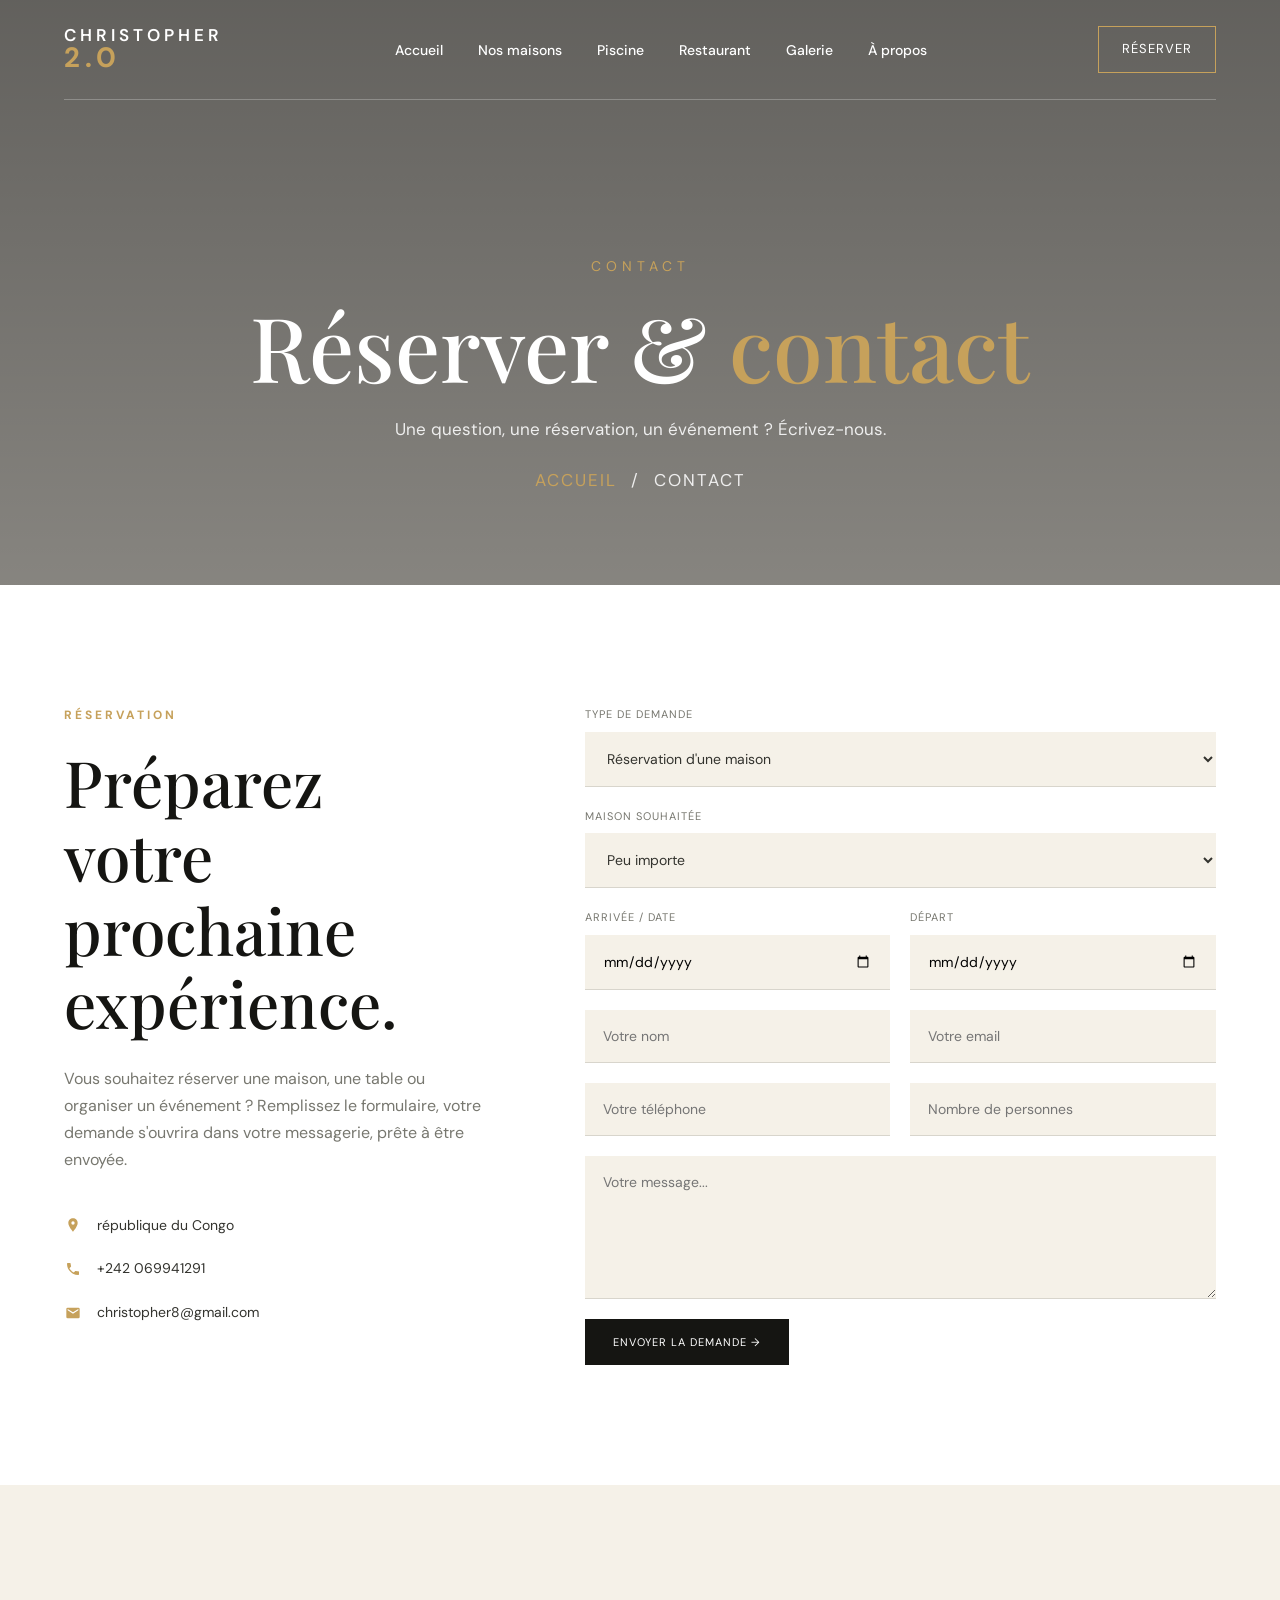
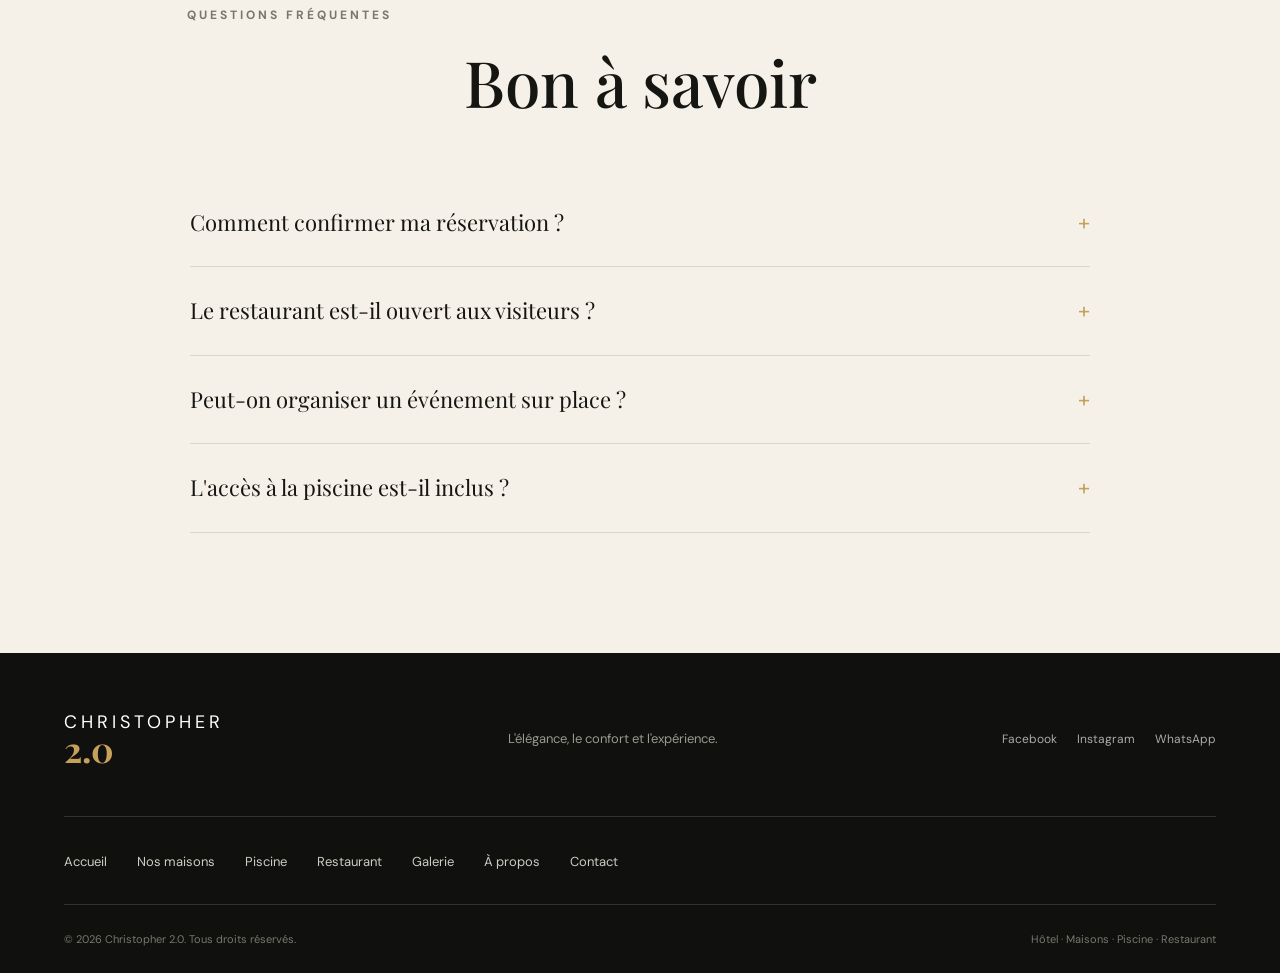
<file: contact.html>
<!doctype html>
<html lang="fr">
  <head>
    <meta charset="UTF-8" />
    <meta name="viewport" content="width=device-width, initial-scale=1.0" />
    <meta name="description" content="Christopher 2.0 - Réservez une maison, une table ou un événement et contactez-nous." />
    <title>Réserver & contact | Christopher 2.0</title>
    <link rel="stylesheet" href="style.css" />
    <!-- Police Google -->
    <link rel="preconnect" href="https://fonts.googleapis.com" />
    <link rel="preconnect" href="https://fonts.gstatic.com" crossorigin />
    <link
      href="https://fonts.googleapis.com/css2?family=DM+Sans:wght@400;500;600;700&family=Playfair+Display:wght@500;600;700&display=swap"
      rel="stylesheet"
    />
  </head>
  <body>
    <!-- ========================= NAVIGATION ========================== -->
    <header class="header">
      <nav class="navbar">
        <a href="index.html" class="logo">
          <span>CHRISTOPHER</span> <strong>2.0</strong>
        </a>
        <ul class="nav-links">
          <li><a href="index.html">Accueil</a></li>
          <li><a href="maisons.html">Nos maisons</a></li>
          <li><a href="piscine.html">Piscine</a></li>
          <li><a href="restaurant.html">Restaurant</a></li>
          <li><a href="galerie.html">Galerie</a></li>
          <li><a href="a-propos.html">À propos</a></li>
        </ul>
        <div class="nav-actions">
          <a href="contact.html" class="nav-button"> Réserver </a>
          <button class="menu-toggle" aria-label="Ouvrir le menu" aria-expanded="false">
            <span></span><span></span>
          </button>
        </div>
      </nav>
    </header>
    <main>
      <!-- ========================= EN-TÊTE DE PAGE ========================== -->
      <section class="page-hero" style="background-image: url('https://images.unsplash.com/photo-1520250497591-112f2f40a3f4?auto=format&fit=crop&w=2000&q=85')">
        <div class="hero-overlay"></div>
        <div class="page-hero-content">
          <p class="small-title">CONTACT</p>
          <h1>Réserver &amp; <span>contact</span></h1>
          <p>Une question, une réservation, un événement ? Écrivez-nous.</p>
          <p class="breadcrumb"><a href="index.html">Accueil</a> &nbsp;/&nbsp; Contact</p>
        </div>
      </section>
      <!-- ========================= RÉSERVATION ========================== -->
      <section class="contact section">
        <div class="contact-container">
          <div class="contact-info">
            <p class="section-label">RÉSERVATION</p>
            <h2>
              Préparez votre<br />
              prochaine expérience.
            </h2>
            <p>
              Vous souhaitez réserver une maison, une table ou organiser un
              événement ? Remplissez le formulaire, votre demande s'ouvrira
              dans votre messagerie, prête à être envoyée.
            </p>
            <div class="contact-details">
              <div>
                <span>
                  <svg viewBox="0 0 24 24" width="16" height="16" fill="currentColor" aria-hidden="true">
                    <path d="M12 2C8.13 2 5 5.13 5 9c0 5.25 7 13 7 13s7-7.75 7-13c0-3.87-3.13-7-7-7zm0 9.5A2.5 2.5 0 1 1 12 6.5a2.5 2.5 0 0 1 0 5z" />
                  </svg>
                </span>
                <p>république du Congo</p>
              </div>
              <div>
                <span>
                  <svg viewBox="0 0 24 24" width="16" height="16" fill="currentColor" aria-hidden="true">
                    <path d="M6.62 10.79a15.05 15.05 0 0 0 6.59 6.59l2.2-2.2a1 1 0 0 1 1.02-.24c1.12.37 2.33.57 3.57.57a1 1 0 0 1 1 1V20a1 1 0 0 1-1 1C10.61 21 3 13.39 3 4a1 1 0 0 1 1-1h3.5a1 1 0 0 1 1 1c0 1.25.2 2.45.57 3.57a1 1 0 0 1-.25 1.02l-2.2 2.2z" />
                  </svg>
                </span>
                <p><a href="tel:+242069941291">+242 069941291</a></p>
              </div>
              <div>
                <span>
                  <svg viewBox="0 0 24 24" width="16" height="16" fill="currentColor" aria-hidden="true">
                    <path d="M20 4H4a2 2 0 0 0-2 2v12a2 2 0 0 0 2 2h16a2 2 0 0 0 2-2V6a2 2 0 0 0-2-2zm0 4-8 5-8-5V6l8 5 8-5v2z" />
                  </svg>
                </span>
                <p><a href="mailto:christopher8@gmail.com">christopher8@gmail.com</a></p>
              </div>
            </div>
          </div>
          <form class="contact-form">
            <label>
              Type de demande
              <select name="objet" data-label="Type de demande">
                <option value="Réservation d'une maison">Réservation d'une maison</option>
                <option value="Réservation au restaurant" data-type="restaurant">Réservation au restaurant</option>
                <option value="Organisation d'un événement" data-type="evenement">Organisation d'un événement</option>
                <option value="Demande d'information">Demande d'information</option>
              </select>
            </label>
            <label>
              Maison souhaitée
              <select name="maison" data-label="Maison">
                <option value="">Peu importe</option>
                <option value="Maison Christopher" data-id="maison-christopher">Maison Christopher</option>
                <option value="Maison Prestige" data-id="maison-prestige">Maison Prestige</option>
                <option value="Villa Christopher" data-id="villa-christopher">Villa Christopher</option>
              </select>
            </label>
            <div class="form-row">
              <label>
                Arrivée / date
                <input type="date" name="arrivee" data-label="Arrivée" />
              </label>
              <label>
                Départ
                <input type="date" name="depart" data-label="Départ" />
              </label>
            </div>
            <div class="form-row">
              <input type="text" name="nom" placeholder="Votre nom" required />
              <input type="email" name="email" placeholder="Votre email" required />
            </div>
            <div class="form-row">
              <input type="tel" name="telephone" placeholder="Votre téléphone" />
              <input type="number" name="personnes" min="1" placeholder="Nombre de personnes" />
            </div>
            <textarea rows="6" name="message" placeholder="Votre message..." required></textarea>
            <button type="submit">Envoyer la demande →</button>
          </form>
        </div>
      </section>
      <!-- ========================= FAQ ========================== -->
      <section class="section faq">
        <div class="section-header centered">
          <p class="section-label">QUESTIONS FRÉQUENTES</p>
          <h2>Bon à savoir</h2>
        </div>
        <div class="faq-list">
          <details>
            <summary>Comment confirmer ma réservation ?</summary>
            <p>Après réception de votre demande, notre équipe vous recontacte par téléphone ou par email pour confirmer les disponibilités, le tarif et les modalités de paiement.</p>
          </details>
          <details>
            <summary>Le restaurant est-il ouvert aux visiteurs ?</summary>
            <p>Oui, le restaurant accueille aussi bien les résidents que les visiteurs extérieurs. La réservation est conseillée le week-end.</p>
          </details>
          <details>
            <summary>Peut-on organiser un événement sur place ?</summary>
            <p>Anniversaires, mariages, réunions de famille ou séminaires : l'espace piscine et le restaurant peuvent être privatisés. Décrivez votre projet dans le formulaire pour recevoir une proposition.</p>
          </details>
          <details>
            <summary>L'accès à la piscine est-il inclus ?</summary>
            <p>L'accès à la piscine est inclus pour les résidents des maisons. Les visiteurs peuvent y accéder sur réservation.</p>
          </details>
        </div>
      </section>
    </main>
    <!-- ========================= FOOTER ========================== -->
    <footer class="footer">
      <div class="footer-top">
        <div class="footer-logo">
          <span>CHRISTOPHER</span> <strong>2.0</strong>
        </div>
        <p>L'élégance, le confort et l'expérience.</p>
        <div class="socials">
          <a href="#">Facebook</a> <a href="#">Instagram</a>
          <a href="#">WhatsApp</a>
        </div>
      </div>
      <ul class="footer-links">
        <li><a href="index.html">Accueil</a></li>
        <li><a href="maisons.html">Nos maisons</a></li>
        <li><a href="piscine.html">Piscine</a></li>
        <li><a href="restaurant.html">Restaurant</a></li>
        <li><a href="galerie.html">Galerie</a></li>
        <li><a href="a-propos.html">À propos</a></li>
        <li><a href="contact.html">Contact</a></li>
      </ul>
      <div class="footer-bottom">
        <p>© 2026 Christopher 2.0. Tous droits réservés.</p>
        <p>Hôtel · Maisons · Piscine · Restaurant</p>
      </div>
    </footer>
    <script src="script.js"></script>
  </body>
</html>
</file>
<file: style.css>
/* ================================================== CHRISTOPHER 2.0 STYLE CSS ================================================== */ /* ========================= VARIABLES ========================= */
:root {
  --dark: #151512;
  --dark-light: #25251f;
  --gold: #c6a15b;
  --cream: #f5f1e8;
  --white: #ffffff;
  --text: #33332e;
  --gray: #77776f;
  --title-font: "Playfair Display", serif;
  --body-font: "DM Sans", sans-serif;
} /* ========================= RESET ========================= */
* {
  margin: 0;
  padding: 0;
  box-sizing: border-box;
}
html {
  scroll-behavior: smooth;
}
body {
  font-family: var(--body-font);
  color: var(--text);
  background: var(--cream);
  line-height: 1.7;
}
img {
  width: 100%;
  display: block;
}
a {
  text-decoration: none;
  color: inherit;
}
button,
input,
textarea {
  font-family: inherit;
} /* ========================= HEADER ========================= */
.header {
  position: absolute;
  width: 100%;
  top: 0;
  left: 0;
  z-index: 100;
}
.navbar {
  width: 90%;
  max-width: 1400px;
  margin: auto;
  min-height: 100px;
  display: flex;
  align-items: center;
  justify-content: space-between;
  border-bottom: 1px solid rgba(255, 255, 255, 0.25);
} /* LOGO */
.logo {
  color: white;
  display: flex;
  flex-direction: column;
  line-height: 1;
}
.logo span {
  font-size: 17px;
  letter-spacing: 4px;
  font-weight: 600;
}
.logo strong {
  color: var(--gold);
  font-size: 28px;
  letter-spacing: 5px;
} /* MENU */
.nav-links {
  display: flex;
  list-style: none;
  gap: 35px;
}
.nav-links a {
  color: white;
  font-size: 14px;
  font-weight: 500;
  transition: 0.3s;
}
.nav-links a:hover {
  color: var(--gold);
} /* BOUTON NAV */
.nav-button {
  border: 1px solid var(--gold);
  color: white;
  padding: 11px 23px;
  font-size: 13px;
  text-transform: uppercase;
  letter-spacing: 1px;
  transition: 0.3s;
}
.nav-button:hover {
  background: var(--gold);
  color: var(--dark);
} /* ========================= HERO ========================= */
.hero {
  min-height: 100vh;
  position: relative;
  background-image: url("https://images.unsplash.com/photo-1566073771259-6a8506099945?auto=format&fit=crop&w=2000&q=90");
  background-size: cover;
  background-position: center;
  display: flex;
  align-items: center;
  justify-content: center;
  text-align: center;
  color: white;
}
.hero-overlay {
  position: absolute;
  inset: 0;
  background: linear-gradient(rgba(0, 0, 0, 0.55), rgba(0, 0, 0, 0.35));
}
.hero-content {
  position: relative;
  z-index: 2;
  max-width: 900px;
  padding: 30px;
}
.small-title {
  color: var(--gold);
  font-size: 14px;
  letter-spacing: 5px;
  margin-bottom: 20px;
}
.hero h1 {
  font-family: var(--title-font);
  font-size: clamp(60px, 9vw, 120px);
  font-weight: 500;
  line-height: 1;
}
.hero h1 span {
  color: var(--gold);
}
.hero-description {
  max-width: 650px;
  margin: 30px auto;
  font-size: 18px;
  color: #eeeeee;
}
.hero-buttons {
  display: flex;
  justify-content: center;
  gap: 15px;
  margin-top: 35px;
} /* BOUTONS */
.primary-button,
.secondary-button {
  display: inline-block;
  padding: 14px 30px;
  text-transform: uppercase;
  letter-spacing: 1px;
  font-size: 12px;
  transition: 0.3s;
}
.primary-button {
  background: var(--gold);
  color: var(--dark);
}
.primary-button:hover {
  background: white;
  transform: translateY(-3px);
}
.secondary-button {
  border: 1px solid white;
  color: white;
}
.secondary-button:hover {
  background: white;
  color: var(--dark);
}
.scroll {
  position: absolute;
  bottom: 30px;
  left: 50%;
  transform: translateX(-50%);
  color: white;
  font-size: 12px;
  letter-spacing: 2px;
} /* ========================= INTRO ========================= */
.intro {
  max-width: 1250px;
  margin: auto;
  padding: 130px 30px;
  display: grid;
  grid-template-columns: 1fr 1fr;
  gap: 80px;
  align-items: center;
}
.section-label {
  color: var(--gold);
  font-size: 12px;
  font-weight: 700;
  letter-spacing: 3px;
  margin-bottom: 20px;
}
.intro h2,
.section h2,
.about h2,
.contact h2 {
  font-family: var(--title-font);
  font-size: clamp(40px, 5vw, 65px);
  line-height: 1.15;
  color: var(--dark);
  font-weight: 500;
}
.intro-text > p:not(.section-label) {
  color: var(--gray);
  margin-top: 20px;
}
.text-link {
  display: inline-block;
  margin-top: 25px;
  color: var(--dark);
  font-weight: 600;
  border-bottom: 1px solid var(--gold);
  padding-bottom: 5px;
}
.intro-image {
  position: relative;
}
.intro-image img {
  height: 600px;
  object-fit: cover;
}
.experience-box {
  position: absolute;
  bottom: -30px;
  left: -30px;
  width: 220px;
  background: var(--dark);
  color: white;
  padding: 25px;
  display: flex;
  flex-direction: column;
}
.experience-box strong {
  color: var(--gold);
  font-family: var(--title-font);
  font-size: 50px;
  line-height: 1;
}
.experience-box span {
  margin-top: 10px;
  font-size: 12px;
} /* ========================= SECTIONS ========================= */
.section {
  padding: 120px 5%;
}
.houses {
  background: white;
}
.section-header {
  max-width: 1200px;
  margin: auto auto 60px;
  display: flex;
  justify-content: space-between;
  align-items: end;
  gap: 50px;
}
.section-header > p {
  max-width: 450px;
  color: var(--gray);
} /* ========================= CARDS ========================= */
.cards {
  max-width: 1250px;
  margin: auto;
  display: grid;
  grid-template-columns: repeat(3, 1fr);
  gap: 25px;
}
.card {
  background: var(--cream);
  overflow: hidden;
  transition: 0.4s;
}
.card:hover {
  transform: translateY(-10px);
}
.card-image {
  height: 350px;
  position: relative;
  overflow: hidden;
}
.card-image img {
  height: 100%;
  object-fit: cover;
  transition: 0.5s;
}
.card:hover .card-image img {
  transform: scale(1.05);
}
.card-tag {
  position: absolute;
  top: 20px;
  left: 20px;
  background: var(--gold);
  color: var(--dark);
  padding: 7px 13px;
  font-size: 10px;
  letter-spacing: 2px;
  font-weight: bold;
}
.card-content {
  padding: 30px;
}
.card-number {
  color: var(--gold);
  font-size: 12px;
  font-weight: bold;
}
.card h3 {
  font-family: var(--title-font);
  font-size: 30px;
  color: var(--dark);
  margin: 5px 0 10px;
}
.card-content p:not(.card-number) {
  color: var(--gray);
  font-size: 14px;
}
.card-content a {
  display: inline-block;
  margin-top: 20px;
  font-weight: 600;
  font-size: 13px;
  border-bottom: 1px solid var(--gold);
} /* ========================= PISCINE ========================= */
.feature {
  display: grid;
  grid-template-columns: 1.2fr 0.8fr;
  background: var(--dark);
  color: white;
}
.feature-image {
  min-height: 650px;
}
.feature-image img {
  height: 100%;
  object-fit: cover;
}
.feature-content {
  padding: 80px;
  display: flex;
  flex-direction: column;
  justify-content: center;
}
.feature-content h2 {
  font-family: var(--title-font);
  font-size: clamp(40px, 5vw, 65px);
  line-height: 1.15;
  font-weight: 500;
  margin-bottom: 25px;
}
.feature-content > p:not(.section-label) {
  color: #c8c8c1;
}
.features-list {
  list-style: none;
  margin: 30px 0;
  display: grid;
  grid-template-columns: 1fr 1fr;
  gap: 12px;
  color: #eeeeee;
}
.feature .primary-button {
  width: fit-content;
} /* ========================= RESTAURANT ========================= */
.restaurant {
  background: var(--cream);
}
.centered {
  display: block;
  text-align: center;
}
.centered > p:last-child {
  margin: 20px auto 0;
}
.restaurant-grid {
  max-width: 1250px;
  margin: 60px auto 0;
  display: grid;
  grid-template-columns: 1.3fr 0.7fr;
  gap: 25px;
}
.restaurant-main {
  position: relative;
  min-height: 650px;
  overflow: hidden;
}
.restaurant-main img {
  height: 100%;
  object-fit: cover;
}
.restaurant-overlay {
  position: absolute;
  left: 0;
  bottom: 0;
  width: 100%;
  padding: 40px;
  color: white;
  background: linear-gradient(transparent, rgba(0, 0, 0, 0.85));
}
.restaurant-overlay span {
  color: var(--gold);
  font-size: 11px;
  letter-spacing: 3px;
}
.restaurant-overlay h3 {
  font-family: var(--title-font);
  font-size: 42px;
  font-weight: 500;
}
.restaurant-side {
  display: grid;
  grid-template-rows: 1fr 1fr;
  background: white;
}
.restaurant-side img {
  height: 100%;
  object-fit: cover;
}
.restaurant-text {
  padding: 40px;
}
.restaurant-text h3 {
  font-family: var(--title-font);
  font-size: 35px;
  line-height: 1.2;
  margin-bottom: 15px;
}
.restaurant-text p:not(.section-label) {
  color: var(--gray);
  font-size: 14px;
} /* ========================= ABOUT ========================= */
.about {
  background: var(--dark);
  padding: 140px 30px;
  color: white;
  text-align: center;
}
.about-inner {
  max-width: 850px;
  margin: auto;
}
.about h2 {
  color: white;
}
.about-inner > p:not(.section-label) {
  color: #bcbcb5;
  margin: 30px auto;
  max-width: 700px;
}
.stats {
  display: grid;
  grid-template-columns: repeat(4, 1fr);
  border-top: 1px solid #414139;
  margin-top: 60px;
}
.stats div {
  padding: 30px 15px;
  border-right: 1px solid #414139;
  display: flex;
  flex-direction: column;
}
.stats div:last-child {
  border-right: none;
}
.stats strong {
  color: var(--gold);
  font-family: var(--title-font);
  font-size: 35px;
}
.stats span {
  font-size: 12px;
  text-transform: uppercase;
  letter-spacing: 1px;
} /* ========================= CONTACT ========================= */
.contact {
  background: white;
}
.contact-container {
  max-width: 1200px;
  margin: auto;
  display: grid;
  grid-template-columns: 0.8fr 1.2fr;
  gap: 100px;
}
.contact-info > p:not(.section-label) {
  color: var(--gray);
  margin: 25px 0;
  max-width: 450px;
}
.contact-details {
  margin-top: 40px;
}
.contact-details div {
  display: flex;
  align-items: center;
  gap: 15px;
  margin-bottom: 20px;
}
.contact-details span {
  color: var(--gold);
  flex-shrink: 0;
  width: 18px;
  display: flex;
  justify-content: center;
}
.contact-details p {
  font-size: 14px;
} /* FORMULAIRE */
.contact-form {
  display: flex;
  flex-direction: column;
  gap: 20px;
}
.form-row {
  display: grid;
  grid-template-columns: 1fr 1fr;
  gap: 20px;
}
.contact-form input,
.contact-form textarea {
  width: 100%;
  padding: 17px 18px;
  border: none;
  border-bottom: 1px solid #d8d5cc;
  background: var(--cream);
  outline: none;
  font-size: 14px;
  resize: vertical;
}
.contact-form input:focus,
.contact-form textarea:focus {
  border-bottom-color: var(--gold);
}
.contact-form button {
  align-self: flex-start;
  padding: 16px 28px;
  background: var(--dark);
  color: white;
  border: none;
  cursor: pointer;
  text-transform: uppercase;
  letter-spacing: 1px;
  font-size: 11px;
  transition: 0.3s;
}
.contact-form button:hover {
  background: var(--gold);
  color: var(--dark);
} /* ========================= FOOTER ========================= */
.footer {
  background: #10100e;
  color: white;
  padding: 60px 5% 25px;
}
.footer-top {
  max-width: 1300px;
  margin: auto;
  display: flex;
  justify-content: space-between;
  align-items: center;
  gap: 30px;
  padding-bottom: 50px;
  border-bottom: 1px solid #33332e;
}
.footer-logo {
  display: flex;
  flex-direction: column;
  line-height: 1;
}
.footer-logo span {
  font-size: 18px;
  letter-spacing: 4px;
}
.footer-logo strong {
  color: var(--gold);
  font-family: var(--title-font);
  font-size: 35px;
}
.footer-top > p {
  color: #999990;
  font-size: 13px;
}
.socials {
  display: flex;
  gap: 20px;
}
.socials a {
  color: #aaa;
  font-size: 12px;
  transition: 0.3s;
}
.socials a:hover {
  color: var(--gold);
}
.footer-bottom {
  max-width: 1300px;
  margin: auto;
  padding-top: 25px;
  display: flex;
  justify-content: space-between;
  color: #77776f;
  font-size: 11px;
} /* ========================= RESPONSIVE TABLETTE ========================= */
@media (max-width: 950px) {
  .nav-links {
    gap: 15px;
  }
  .navbar {
    width: 94%;
  }
  .intro {
    grid-template-columns: 1fr;
    gap: 50px;
  }
  .cards {
    grid-template-columns: 1fr 1fr;
  }
  .feature {
    grid-template-columns: 1fr;
  }
  .feature-image {
    min-height: 500px;
  }
  .restaurant-grid {
    grid-template-columns: 1fr;
  }
  .contact-container {
    grid-template-columns: 1fr;
    gap: 50px;
  }
} /* ========================= RESPONSIVE MOBILE ========================= */
@media (max-width: 700px) {
  .navbar {
    min-height: 80px;
  }
  .nav-links {
    display: none;
  }
  .logo span {
    font-size: 14px;
  }
  .logo strong {
    font-size: 22px;
  }
  .nav-button {
    padding: 9px 15px;
  }
  .hero h1 {
    font-size: 58px;
  }
  .hero-description {
    font-size: 15px;
  }
  .hero-buttons {
    flex-direction: column;
  }
  .hero-buttons a {
    width: 100%;
  }
  .intro {
    padding: 90px 20px;
  }
  .intro-image img {
    height: 450px;
  }
  .experience-box {
    left: 10px;
    bottom: -25px;
  }
  .section {
    padding: 90px 20px;
  }
  .section-header {
    display: block;
  }
  .section-header > p {
    margin-top: 20px;
  }
  .cards {
    grid-template-columns: 1fr;
  }
  .card-image {
    height: 300px;
  }
  .feature-content {
    padding: 70px 25px;
  }
  .feature-image {
    min-height: 400px;
  }
  .features-list {
    grid-template-columns: 1fr;
  }
  .restaurant-main {
    min-height: 450px;
  }
  .restaurant-overlay h3 {
    font-size: 32px;
  }
  .restaurant-side {
    grid-template-rows: 300px auto;
  }
  .about {
    padding: 90px 20px;
  }
  .stats {
    grid-template-columns: 1fr 1fr;
  }
  .stats div:nth-child(2) {
    border-right: none;
  }
  .contact {
    padding: 90px 20px;
  }
  .form-row {
    grid-template-columns: 1fr;
  }
  .footer-top {
    flex-direction: column;
    align-items: flex-start;
  }
  .footer-bottom {
    flex-direction: column;
    gap: 10px;
  }
}

/* ==================================================
   PAGES INTÉRIEURES
   ================================================== */

/* ========================= NAVIGATION (ACTIF + MOBILE) ========================= */
.nav-links a.active {
  color: var(--gold);
}
.menu-toggle {
  display: none;
  background: none;
  border: none;
  cursor: pointer;
  width: 40px;
  height: 40px;
  padding: 8px;
  flex-direction: column;
  justify-content: center;
  gap: 6px;
}
.menu-toggle span {
  display: block;
  height: 1px;
  width: 100%;
  background: white;
  transition: 0.3s;
}
.menu-toggle[aria-expanded="true"] span:first-child {
  transform: translateY(3.5px) rotate(45deg);
}
.menu-toggle[aria-expanded="true"] span:last-child {
  transform: translateY(-3.5px) rotate(-45deg);
}
.nav-actions {
  display: flex;
  align-items: center;
  gap: 12px;
}

/* ========================= EN-TÊTE DE PAGE ========================= */
.page-hero {
  position: relative;
  min-height: 65vh;
  display: flex;
  align-items: flex-end;
  justify-content: center;
  text-align: center;
  color: white;
  background-size: cover;
  background-position: center;
  padding: 160px 30px 90px;
}
.page-hero .hero-overlay {
  background: linear-gradient(rgba(0, 0, 0, 0.6), rgba(0, 0, 0, 0.45));
}
.page-hero-content {
  position: relative;
  z-index: 2;
  max-width: 800px;
}
.page-hero h1 {
  font-family: var(--title-font);
  font-size: clamp(46px, 7vw, 90px);
  font-weight: 500;
  line-height: 1.05;
}
.page-hero h1 span {
  color: var(--gold);
}
.page-hero p:not(.small-title) {
  margin-top: 22px;
  color: #eeeeee;
  font-size: 17px;
}
.breadcrumb {
  margin-top: 30px;
  font-size: 12px;
  letter-spacing: 2px;
  text-transform: uppercase;
  color: #cfcfc8;
}
.breadcrumb a {
  color: var(--gold);
}

/* ========================= MAISONS (DÉTAIL) ========================= */
.house-detail {
  max-width: 1250px;
  margin: auto;
  padding: 110px 30px;
  display: grid;
  grid-template-columns: 1.1fr 0.9fr;
  gap: 80px;
  align-items: center;
  scroll-margin-top: 20px;
}
.house-detail + .house-detail {
  border-top: 1px solid #e2ded3;
}
.house-detail.reverse .house-gallery {
  order: 2;
}
.house-gallery {
  display: grid;
  grid-template-columns: 2fr 1fr;
  grid-template-rows: 260px 260px;
  gap: 15px;
}
.house-gallery img {
  height: 100%;
  object-fit: cover;
}
.house-gallery img:first-child {
  grid-row: span 2;
}
.house-info h2 {
  font-family: var(--title-font);
  font-size: clamp(38px, 4.5vw, 56px);
  line-height: 1.15;
  color: var(--dark);
  font-weight: 500;
}
.house-info > p:not(.section-label) {
  color: var(--gray);
  margin-top: 20px;
}
.house-meta {
  display: grid;
  grid-template-columns: repeat(3, 1fr);
  margin: 35px 0;
  border-top: 1px solid #e2ded3;
  border-bottom: 1px solid #e2ded3;
}
.house-meta div {
  padding: 20px 10px;
  display: flex;
  flex-direction: column;
  border-right: 1px solid #e2ded3;
}
.house-meta div:last-child {
  border-right: none;
}
.house-meta strong {
  font-family: var(--title-font);
  font-size: 30px;
  color: var(--gold);
  line-height: 1.1;
}
.house-meta span {
  font-size: 11px;
  text-transform: uppercase;
  letter-spacing: 1px;
  color: var(--gray);
}
.chips {
  display: flex;
  flex-wrap: wrap;
  gap: 10px;
  list-style: none;
  margin-bottom: 35px;
}
.chips li {
  border: 1px solid #d8d5cc;
  padding: 6px 14px;
  font-size: 12px;
  color: var(--text);
}

/* ========================= GRILLE D'AVANTAGES ========================= */
.perks {
  background: var(--dark);
  color: white;
}
.perks .section-header h2 {
  color: white;
}
.perks-grid {
  max-width: 1250px;
  margin: auto;
  display: grid;
  grid-template-columns: repeat(4, 1fr);
  border-top: 1px solid #414139;
}
.perks-grid div {
  padding: 40px 30px 20px 0;
}
.perks-grid div + div {
  padding-left: 30px;
  border-left: 1px solid #414139;
}
.perks-grid strong {
  display: block;
  color: var(--gold);
  font-family: var(--title-font);
  font-size: 32px;
  margin-bottom: 10px;
}
.perks-grid h3 {
  font-family: var(--title-font);
  font-size: 22px;
  font-weight: 500;
  margin-bottom: 10px;
}
.perks-grid p {
  color: #bcbcb5;
  font-size: 14px;
}

/* ========================= BANDEAU INFOS / HORAIRES ========================= */
.info-band {
  max-width: 1250px;
  margin: auto;
  display: grid;
  grid-template-columns: repeat(3, 1fr);
  gap: 25px;
}
.info-band div {
  background: white;
  padding: 40px;
}
.info-band .section-label {
  margin-bottom: 12px;
}
.info-band h3 {
  font-family: var(--title-font);
  font-size: 26px;
  color: var(--dark);
  font-weight: 500;
  margin-bottom: 10px;
}
.info-band p:not(.section-label) {
  color: var(--gray);
  font-size: 14px;
}

/* ========================= CARTE DU RESTAURANT ========================= */
.menu {
  background: white;
}
.menu-grid {
  max-width: 1150px;
  margin: auto;
  display: grid;
  grid-template-columns: 1fr 1fr;
  gap: 60px 90px;
}
.menu-category h3 {
  font-family: var(--title-font);
  font-size: 30px;
  font-weight: 500;
  color: var(--dark);
  padding-bottom: 15px;
  margin-bottom: 25px;
  border-bottom: 1px solid var(--gold);
}
.menu-item {
  margin-bottom: 22px;
}
.menu-item h4 {
  font-size: 16px;
  font-weight: 600;
  color: var(--dark);
}
.menu-item p {
  font-size: 14px;
  color: var(--gray);
}
.menu-note {
  max-width: 1150px;
  margin: 50px auto 0;
  text-align: center;
  color: var(--gray);
  font-size: 13px;
  font-style: italic;
}

/* ========================= GALERIE ========================= */
.gallery-filters {
  display: flex;
  justify-content: center;
  flex-wrap: wrap;
  gap: 10px;
  margin-bottom: 50px;
}
.gallery-filters button {
  background: none;
  border: 1px solid #d8d5cc;
  padding: 10px 20px;
  font-size: 12px;
  text-transform: uppercase;
  letter-spacing: 1px;
  cursor: pointer;
  color: var(--text);
  transition: 0.3s;
}
.gallery-filters button:hover,
.gallery-filters button.active {
  background: var(--dark);
  border-color: var(--dark);
  color: white;
}
.gallery {
  max-width: 1300px;
  margin: auto;
  columns: 3;
  column-gap: 20px;
}
.gallery figure {
  position: relative;
  margin-bottom: 20px;
  break-inside: avoid;
  overflow: hidden;
}
.gallery figure[hidden] {
  display: none;
}
.gallery img {
  transition: 0.5s;
}
.gallery figure:hover img {
  transform: scale(1.04);
}
.gallery figcaption {
  position: absolute;
  left: 0;
  bottom: 0;
  width: 100%;
  padding: 30px 20px 18px;
  color: white;
  font-size: 13px;
  letter-spacing: 1px;
  background: linear-gradient(transparent, rgba(0, 0, 0, 0.75));
}

/* ========================= À PROPOS ========================= */
.story {
  max-width: 1250px;
  margin: auto;
  padding: 130px 30px;
  display: grid;
  grid-template-columns: 1fr 1fr;
  gap: 80px;
  align-items: center;
}
.story h2 {
  font-family: var(--title-font);
  font-size: clamp(40px, 5vw, 60px);
  line-height: 1.15;
  color: var(--dark);
  font-weight: 500;
}
.story-text > p:not(.section-label) {
  color: var(--gray);
  margin-top: 20px;
}
.story-images {
  display: grid;
  grid-template-columns: 1fr 1fr;
  gap: 15px;
}
.story-images img {
  height: 420px;
  object-fit: cover;
}
.story-images img:last-child {
  margin-top: 60px;
}
.values {
  background: white;
}
.values-grid {
  max-width: 1250px;
  margin: auto;
  display: grid;
  grid-template-columns: repeat(3, 1fr);
  gap: 25px;
}
.values-grid article {
  background: var(--cream);
  padding: 45px 35px;
}
.values-grid strong {
  color: var(--gold);
  font-size: 12px;
  letter-spacing: 2px;
}
.values-grid h3 {
  font-family: var(--title-font);
  font-size: 28px;
  font-weight: 500;
  color: var(--dark);
  margin: 10px 0 12px;
}
.values-grid p {
  color: var(--gray);
  font-size: 14px;
}

/* ========================= BANDEAU D'APPEL ========================= */
.cta-band {
  position: relative;
  padding: 130px 30px;
  text-align: center;
  color: white;
  background-size: cover;
  background-position: center;
}
.cta-band .hero-overlay {
  background: rgba(21, 21, 18, 0.75);
}
.cta-band > div:last-child {
  position: relative;
  z-index: 2;
  max-width: 750px;
  margin: auto;
}
.cta-band h2 {
  font-family: var(--title-font);
  font-size: clamp(38px, 5vw, 60px);
  font-weight: 500;
  line-height: 1.15;
}
.cta-band p:not(.section-label) {
  color: #dcdcd5;
  margin: 20px 0 35px;
}

/* ========================= RÉSERVATION / FAQ ========================= */
.contact-form label {
  display: flex;
  flex-direction: column;
  gap: 8px;
  font-size: 11px;
  text-transform: uppercase;
  letter-spacing: 1px;
  color: var(--gray);
}
.contact-form select {
  width: 100%;
  padding: 17px 18px;
  border: none;
  border-bottom: 1px solid #d8d5cc;
  background: var(--cream);
  outline: none;
  font-size: 14px;
  font-family: inherit;
  color: var(--text);
}
.contact-form select:focus {
  border-bottom-color: var(--gold);
}
.faq {
  background: var(--cream);
}
.faq-list {
  max-width: 900px;
  margin: auto;
}
.faq-list details {
  border-bottom: 1px solid #d8d5cc;
  padding: 25px 0;
}
.faq-list summary {
  cursor: pointer;
  list-style: none;
  display: flex;
  justify-content: space-between;
  gap: 20px;
  font-family: var(--title-font);
  font-size: 22px;
  color: var(--dark);
}
.faq-list summary::-webkit-details-marker {
  display: none;
}
.faq-list summary::after {
  content: "+";
  color: var(--gold);
  font-family: var(--body-font);
  transition: 0.3s;
}
.faq-list details[open] summary::after {
  transform: rotate(45deg);
}
.faq-list details p {
  margin-top: 15px;
  color: var(--gray);
  max-width: 750px;
}

/* ========================= FOOTER (LIENS) ========================= */
.footer-links {
  max-width: 1300px;
  margin: auto;
  display: flex;
  flex-wrap: wrap;
  gap: 12px 30px;
  padding: 30px 0;
  border-bottom: 1px solid #33332e;
  list-style: none;
}
.footer-links a {
  color: #ccccc4;
  font-size: 13px;
  transition: 0.3s;
}
.footer-links a:hover {
  color: var(--gold);
}

/* ========================= RESPONSIVE PAGES — TABLETTE ========================= */
@media (max-width: 950px) {
  .house-detail,
  .story {
    grid-template-columns: 1fr;
    gap: 50px;
  }
  .house-detail.reverse .house-gallery {
    order: 0;
  }
  .perks-grid {
    grid-template-columns: 1fr 1fr;
  }
  .perks-grid div:nth-child(3) {
    padding-left: 0;
    border-left: none;
  }
  .info-band,
  .values-grid {
    grid-template-columns: 1fr;
  }
  .menu-grid {
    grid-template-columns: 1fr;
    gap: 50px;
  }
  .gallery {
    columns: 2;
  }
}

/* ========================= RESPONSIVE PAGES — MOBILE ========================= */
@media (max-width: 700px) {
  .menu-toggle {
    display: flex;
  }
  .nav-links {
    display: none;
    position: absolute;
    top: 80px;
    left: 3%;
    right: 3%;
    flex-direction: column;
    gap: 0;
    background: var(--dark);
    padding: 10px 25px;
  }
  .nav-links.open {
    display: flex;
  }
  .nav-links li + li {
    border-top: 1px solid #33332e;
  }
  .nav-links a {
    display: block;
    padding: 14px 0;
    font-size: 15px;
  }
  .page-hero {
    min-height: 55vh;
    padding: 130px 20px 70px;
  }
  .house-detail {
    padding: 80px 20px;
  }
  .house-gallery {
    grid-template-rows: 180px 180px;
  }
  .house-meta strong {
    font-size: 24px;
  }
  .perks-grid {
    grid-template-columns: 1fr;
  }
  .perks-grid div,
  .perks-grid div + div {
    padding: 30px 0 10px;
    border-left: none;
  }
  .perks-grid div + div {
    border-top: 1px solid #414139;
  }
  .info-band div {
    padding: 30px 25px;
  }
  .gallery {
    columns: 1;
  }
  .story {
    padding: 90px 20px;
  }
  .story-images img {
    height: 280px;
  }
  .story-images img:last-child {
    margin-top: 40px;
  }
  .cta-band {
    padding: 90px 20px;
  }
  .faq-list summary {
    font-size: 19px;
  }
}
</file>
